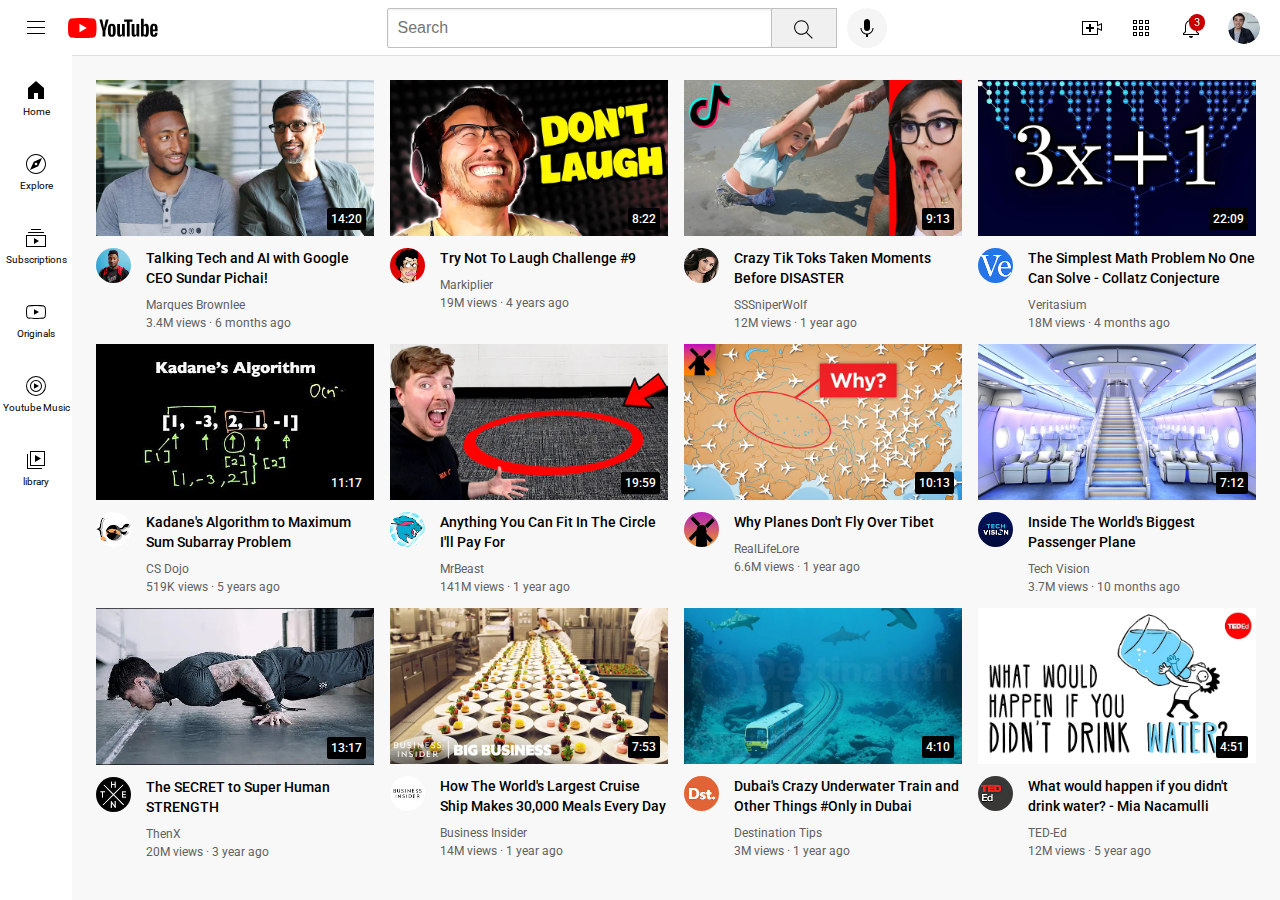
<file: index.html>
<!DOCTYPE html>
<html>
    <head>
        <title>Youtube.com Clone</title>

        <link rel="preconnect" href="https://fonts.googleapis.com">
        <link rel="preconnect" href="https://fonts.gstatic.com" crossorigin>
        <link href="https://fonts.googleapis.com/css2?family=Roboto:ital,wdth,wght@0,75..100,100..900;1,75..100,100..900&display=swap" rel="stylesheet">

        <link rel="stylesheet" href="styles/general.css">
        <link rel="stylesheet" href="styles/header.css">
        <link rel="stylesheet" href="styles/video.css">
        <link rel="stylesheet" href="styles/sidebar.css">
    </head>
    <body>
        <div class="header">
            <div class="left-section">
                <img class="hamberger-menu" src="icons/hamburger-menu.svg">
                <img class="youtube-logo" src="icons/youtube-logo.svg">
            </div>
            <div class="middle-section">
                <input class="search-bar" type="text" placeholder="Search">
                <button class="search-button">
                    <img class="search-icons" src="icons/search.svg">
                    <div class="tooltip">Search</div>
                </button>
                <button class="voice-search-button">
                    <img class="voice-search-icon" src="icons/voice-search-icon.svg">
                    <div class="tooltip">Search whith your voice</div>
                </button>
            </div>
            <div class="right-section">
                <div class="upload-icon-container">
                    <img class="upload-icon" src="icons/upload.svg">
                    <div class="tooltip">Create</div>
                </div>
                <Div class="youtube-apps-icon-container">
                    <img class="youtube-apps-icon" src="icons/youtube-apps.svg">
                    <div class="tooltip">Youtube apps</div>
                </Div>
                
                <div class="notification-icon-container">
                    <div class="notifications-icon-container">
                        <img class="notifications-icon" src="icons/notifications.svg">
                        <div class="tooltip">Notifications</div>
                    </div>
                    <div class="notifications-count">3</div>
                </div>
                <img class="current-user-picture" src="channel-pictures/my-channel.jpeg">
            </div>
        </div>

        <div class="sidebar">
            <div class="sidebar-link">
                <img src="icons/home.svg">
                <div>Home</div>
            </div>
            <div class="sidebar-link">
                <img src="icons/explore.svg">
                <div>Explore</div>
            </div>
            <div class="sidebar-link">
                <img src="icons/subscriptions.svg">
                <div>Subscriptions</div>
            </div>
            <div class="sidebar-link">
                <img src="icons/originals.svg">
                <div>Originals</div>
            </div>
            <div class="sidebar-link">
                <img src="icons/youtube-music.svg">
                <div>Youtube Music</div>
            </div>
            <div class="sidebar-link">
                <img src="icons/library.svg">
                <div>library</div>
            </div>
        </div>

        <div class="video-grid">
            <div class="video-preview">
                <div class="thumbnail-row">
                    <a href="https://www.youtube.com/watch?v=n2RNcPRtAiY" target="_blank" class="video-title-link">
                        <img class="thumbnail" src="thumbnails/thumbnail-1.webp">
                    </a>
                    <div class="video-time">14:20</div>
                </div>
                <div class="video-info-grid">
                    <div class="channel-picture">
                        <a href="https://www.youtube.com/c/mkbhd" target="_blank">
                            <img class="profile-picture" src="channel-pictures/channel-1.jpeg">
                        </a>
                    </div>
                    <div class="video-info">
                        <a href="https://www.youtube.com/watch?v=n2RNcPRtAiY" target="_blank" class="video-title-link">
                            <p class="video-title">
                                Talking Tech and AI with Google CEO Sundar Pichai!
                            </p>
                        </a>
                        <P class="video-author">
                            Marques Brownlee
                        </P>
                        <p class="video-stats">
                            3.4M views &#183; 6 months ago
                        </p>
                    </div>
                </div>
            </div>
    
            <div class="video-preview">
                <div class="thumbnail-row">
                    <a href="https://www.youtube.com/watch?v=mP0RAo9SKZk" target="_blank" class="video-title-link">
                        <img class="thumbnail" src="thumbnails/thumbnail-2.webp">
                    </a>
                    <div class="video-time">8:22</div>
                </div>
                <div class="video-info-grid">
                    <div class="channel-picture">
                        <a href="https://www.youtube.com/c/markiplier" target="_blank">
                            <img class="profile-picture" src="channel-pictures/channel-2.jpeg">
                        </a>
                    </div>
                    <div class="video-info">
                        <a href="https://www.youtube.com/watch?v=mP0RAo9SKZk" target="_blank" class="video-title-link">
                            <p class="video-title">
                                Try Not To Laugh Challenge #9
                            </p>
                        </a>
                        <P class="video-author">
                            Markiplier
                        </P>
                        <p class="video-stats">
                            19M views &#183; 4 years ago
                        </p>
                    </div>
                </div>  
            </div>
    
            <div class="video-preview">
                <div class="thumbnail-row">
                    <a href="https://www.youtube.com/watch?v=FgjPQQeTh1w" target="_blank" class="video-title-link">
                        <img class="thumbnail" src="thumbnails/thumbnail-3.webp">
                    </a>
                    <div class="video-time">9:13</div>
                </div>
                <div class="video-info-grid">
                    <div class="channel-picture">
                        <a href="https://www.youtube.com/user/SSSniperWolf" target="_blank">
                            <img class="profile-picture" src="channel-pictures/channel-3.jpeg">
                        </a>
                    </div>
                    <div class="video-info">
                        <a href="https://www.youtube.com/watch?v=FgjPQQeTh1w" target="_blank" class="video-title-link">
                            <p class="video-title">
                            Crazy Tik Toks Taken Moments Before DISASTER
                            </p>
                        </a>
                        <P class="video-author">
                            SSSniperWolf
                        </P>
                        <p class="video-stats">
                            12M views &#183; 1 year ago
                        </p>
                    </div>
                </div>
            </div>
    
            <div class="video-preview">
                <div class="thumbnail-row">
                    <a href="https://www.youtube.com/watch?v=094y1Z2wpJg" target="_blank" class="video-title-link">
                        <img class="thumbnail" src="thumbnails/thumbnail-4.webp">
                    </a>
                    <div class="video-time">22:09</div>
                </div>
                <div class="video-info-grid">
                    <div class="channel-picture">
                        <a href="https://www.youtube.com/c/veritasium" target="_blank">
                            <img class="profile-picture" src="channel-pictures/channel-4.jpeg">                        
                        </a>
                    </div>
                    <div class="video-info">
                        <a href="https://www.youtube.com/watch?v=094y1Z2wpJg" target="_blank" class="video-title-link">
                            <p class="video-title">
                                The Simplest Math Problem No One Can Solve - Collatz Conjecture
                            </p>
                        </a>
                        <P class="video-author">
                            Veritasium
                        </P>
                        <p class="video-stats">
                            18M views &#183; 4 months ago
                        </p>
                    </div>
                </div>  
            </div>
    
            <div class="video-preview">
                <div class="thumbnail-row">
                    <a href="https://www.youtube.com/watch?v=86CQq3pKSUw" target="_blank" class="video-title-link">
                        <img class="thumbnail" src="thumbnails/thumbnail-5.webp">
                    </a>
                    <div class="video-time">11:17</div>
                </div>
                <div class="video-info-grid">
                    <div class="channel-picture">
                        <a href="https://www.youtube.com/c/CSDojo" target="_blank">
                            <img class="profile-picture" src="channel-pictures/channel-5.jpeg">
                        </a>
                    </div>
                    <div class="video-info">
                        <a href="https://www.youtube.com/watch?v=86CQq3pKSUw" target="_blank" class="video-title-link">
                            <p class="video-title">
                                Kadane's Algorithm to Maximum Sum Subarray Problem
                            </p>
                        </a>
                        <P class="video-author">
                            CS Dojo
                        </P>
                        <p class="video-stats">
                            519K views &#183; 5 years ago
                        </p>
                    </div>
                </div>
            </div>
    
            <div class="video-preview">
                <div class="thumbnail-row">
                    <a href="https://www.youtube.com/watch?v=yXWw0_UfSFg" target="_blank" class="video-title-link">
                        <img class="thumbnail" src="thumbnails/thumbnail-6.webp">
                    </a>
                    <div class="video-time">19:59</div>
                </div>
                <div class="video-info-grid">
                    <div class="channel-picture">
                        <a href="https://www.youtube.com/channel/UCX6OQ3DkcsbYNE6H8uQQuVA" target="_blank">
                            <img class="profile-picture" src="channel-pictures/channel-6.jpeg">
                        </a>
                    </div>
                    <div class="video-info">
                        <a href="https://www.youtube.com/watch?v=yXWw0_UfSFg" target="_blank" class="video-title-link">
                            <p class="video-title">
                                Anything You Can Fit In The Circle I&#39;ll Pay For
                            </p>
                        </a>
                        <P class="video-author">
                            MrBeast
                        </P>
                        <p class="video-stats">
                            141M views &#183; 1 year ago
                        </p>
                    </div>
                </div>  
            </div>

            <div class="video-preview">
                <div class="thumbnail-row">
                    <a href="https://www.youtube.com/watch?v=fNVa1qMbF9Y" target="_blank" class="video-title-link">
                        <img class="thumbnail" src="thumbnails/thumbnail-7.webp">
                    </a>
                    <div class="video-time">10:13</div>
                </div>
                <div class="video-info-grid">
                    <div class="channel-picture">
                            <a href="https://www.youtube.com/channel/UCP5tjEmvPItGyLhmjdwP7Ww" target="_blank"></a>
                            <img class="profile-picture" src="channel-pictures/channel-7.jpeg">
                    </div>
                    <div class="video-info">
                        <a href="https://www.youtube.com/watch?v=fNVa1qMbF9Y" target="_blank" class="video-title-link">
                            <p class="video-title">
                                Why Planes Don't Fly Over Tibet
                            </p>
                        </a>
                        <P class="video-author">
                            RealLifeLore
                        </P>
                        <p class="video-stats">
                            6.6M views &#183; 1 year ago
                        </p>
                    </div>
                </div>  
            </div>

            <div class="video-preview">
                <div class="thumbnail-row">
                    <a href="https://www.youtube.com/watch?v=lFm4EM1juls" target="_blank" class="video-title-link">
                        <img class="thumbnail" src="thumbnails/thumbnail-8.webp">
                    </a>
                    <div class="video-time">7:12</div>
                </div>
                <div class="video-info-grid">
                    <div class="channel-picture">
                        <a href="https://www.youtube.com/channel/UCHAK6CyegY22Zj2GWrcaIxg" target="_blank">
                            <img class="profile-picture" src="channel-pictures/channel-8.jpeg">
                        </a>
                    </div>
                    <div class="video-info">
                        <a href="https://www.youtube.com/watch?v=lFm4EM1juls" target="_blank" class="video-title-link">
                            <p class="video-title">
                                Inside The World's Biggest Passenger Plane
                            </p>
                        </a>
                        <P class="video-author">
                            Tech Vision
                        </P>
                        <p class="video-stats">
                            3.7M views &#183; 10 months ago
                        </p>
                    </div>
                </div>  
            </div>

            <div class="video-preview">
                <div class="thumbnail-row">
                    <a href="https://www.youtube.com/watch?v=ixmxOlcrlUc" target="_blank" class="video-title-link">
                        <img class="thumbnail" src="thumbnails/thumbnail-9.webp">
                    </a>
                    <div class="video-time">13:17</div>
                </div>
                <div class="video-info-grid">
                    <div class="channel-picture">
                        <a href="https://www.youtube.com/c/OFFICIALTHENXSTUDIOS" target="_blank">
                            <img class="profile-picture" src="channel-pictures/channel-9.jpeg">
                        </a>
                    </div>
                    <div class="video-info">
                        <a href="https://www.youtube.com/watch?v=ixmxOlcrlUc" target="_blank" class="video-title-link">
                            <p class="video-title">
                                The SECRET to Super Human STRENGTH
                            </p>
                        </a>
                        <P class="video-author">
                            ThenX
                        </P>
                        <p class="video-stats">
                            20M views &#183; 3 year ago
                        </p>
                    </div>
                </div>  
            </div>

            <div class="video-preview">
                <div class="thumbnail-row">
                    <a href="https://www.youtube.com/watch?v=R2vXbFp5C9o" target="_blank" class="video-title-link">
                        <img class="thumbnail" src="thumbnails/thumbnail-10.webp">
                    </a>
                    <div class="video-time">7:53</div>
                </div>
                <div class="video-info-grid">
                    <div class="channel-picture">
                        <a href="https://www.youtube.com/user/businessinsider" target="_blank">
                            <img class="profile-picture" src="channel-pictures/channel-10.jpeg">
                        </a>
                    </div>
                    <div class="video-info">
                        <a href="https://www.youtube.com/watch?v=R2vXbFp5C9o" target="_blank" class="video-title-link">
                            <p class="video-title">
                                How The World's Largest Cruise Ship Makes 30,000 Meals Every Day
                            </p>
                        </a>
                        <P class="video-author">
                            Business Insider
                        </P>
                        <p class="video-stats">
                            14M views &#183; 1 year ago
                        </p>
                    </div>
                </div>  
            </div>

            <div class="video-preview">
                <div class="thumbnail-row">
                    <a href="https://www.youtube.com/watch?v=0nZuYyXET3s" target="_blank" class="video-title-link">
                        <img class="thumbnail" src="thumbnails/thumbnail-11.webp">
                    </a>
                    <div class="video-time">4:10</div>
                </div>
                <div class="video-info-grid">
                    <div class="channel-picture">
                        <a href="https://www.youtube.com/c/Destinationtips" target="_blank">
                            <img class="profile-picture" src="channel-pictures/channel-11.jpeg">
                        </a>
                    </div>
                    <div class="video-info">
                        <a href="https://www.youtube.com/watch?v=0nZuYyXET3s" target="_blank" class="video-title-link">
                            <p class="video-title">
                                Dubai's Crazy Underwater Train and Other Things #Only in Dubai
                            </p>
                        </a>
                        <P class="video-author">
                            Destination Tips
                        </P>
                        <p class="video-stats">
                            3M views &#183; 1 year ago
                        </p>
                    </div>
                </div>  
            </div>

            <div class="video-preview">
                <div class="thumbnail-row">
                    <a href="https://www.youtube.com/watch?v=9iMGFqMmUFs" target="_blank" class="video-title-link">
                        <img class="thumbnail" src="thumbnails/thumbnail-12.webp">
                    </a>
                    <div class="video-time">4:51</div>
                </div>
                <div class="video-info-grid">
                    <div class="channel-picture">
                        <a href="https://www.youtube.com/teded" target="_blank">
                            <img class="profile-picture" src="channel-pictures/channel-12.jpeg">
                        </a>
                    </div>
                    <div class="video-info">
                        <a href="https://www.youtube.com/watch?v=9iMGFqMmUFs" target="_blank" class="video-title-link">
                            <p class="video-title">
                                What would happen if you didn&#39;t drink water? - Mia Nacamulli
                            </p>
                        </a>
                        <P class="video-author">
                            TED-Ed
                        </P>
                        <p class="video-stats">
                            12M views &#183; 5 year ago
                        </p>
                    </div>
                </div>  
            </div>
        </div>
    </body>
</html>
</file>
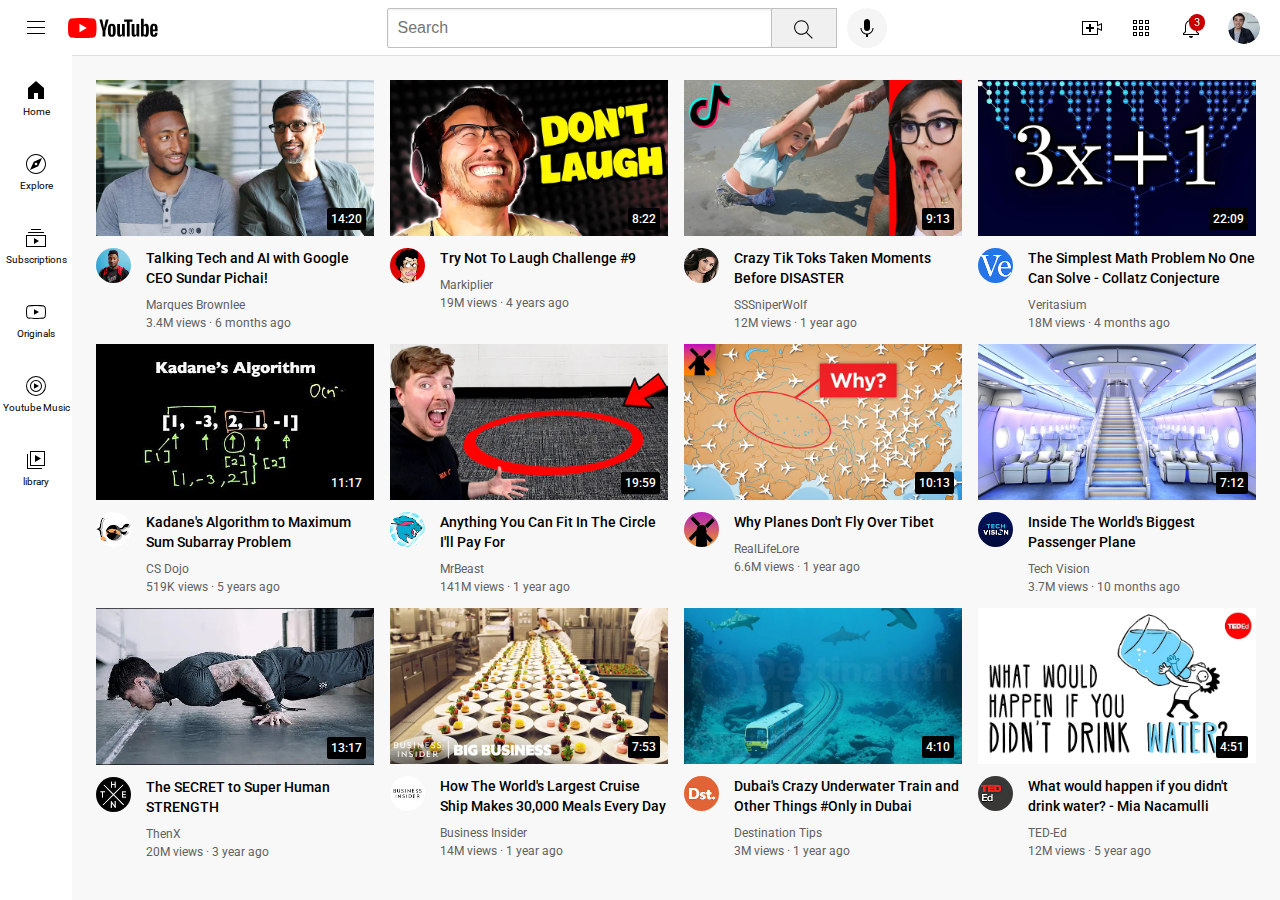
<file: youtube.html>
<!DOCTYPE html>
<html>
    <head>
        <title>Youtube.com Clone</title>

        <link rel="preconnect" href="https://fonts.googleapis.com">
        <link rel="preconnect" href="https://fonts.gstatic.com" crossorigin>
        <link href="https://fonts.googleapis.com/css2?family=Roboto:ital,wdth,wght@0,75..100,100..900;1,75..100,100..900&display=swap" rel="stylesheet">

        <link rel="stylesheet" href="styles/general.css">
        <link rel="stylesheet" href="styles/header.css">
        <link rel="stylesheet" href="styles/video.css">
        <link rel="stylesheet" href="styles/sidebar.css">
    </head>
    <body>
        <div class="header">
            <div class="left-section">
                <img class="hamberger-menu" src="icons/hamburger-menu.svg">
                <img class="youtube-logo" src="icons/youtube-logo.svg">
            </div>
            <div class="middle-section">
                <input class="search-bar" type="text" placeholder="Search">
                <button class="search-button">
                    <img class="search-icons" src="icons/search.svg">
                    <div class="tooltip">Search</div>
                </button>
                <button class="voice-search-button">
                    <img class="voice-search-icon" src="icons/voice-search-icon.svg">
                    <div class="tooltip">Search whith your voice</div>
                </button>
            </div>
            <div class="right-section">
                <div class="upload-icon-container">
                    <img class="upload-icon" src="icons/upload.svg">
                    <div class="tooltip">Create</div>
                </div>
                <Div class="youtube-apps-icon-container">
                    <img class="youtube-apps-icon" src="icons/youtube-apps.svg">
                    <div class="tooltip">Youtube apps</div>
                </Div>
                
                <div class="notification-icon-container">
                    <div class="notifications-icon-container">
                        <img class="notifications-icon" src="icons/notifications.svg">
                        <div class="tooltip">Notifications</div>
                    </div>
                    <div class="notifications-count">3</div>
                </div>
                <img class="current-user-picture" src="channel-pictures/my-channel.jpeg">
            </div>
        </div>

        <div class="sidebar">
            <div class="sidebar-link">
                <img src="icons/home.svg">
                <div>Home</div>
            </div>
            <div class="sidebar-link">
                <img src="icons/explore.svg">
                <div>Explore</div>
            </div>
            <div class="sidebar-link">
                <img src="icons/subscriptions.svg">
                <div>Subscriptions</div>
            </div>
            <div class="sidebar-link">
                <img src="icons/originals.svg">
                <div>Originals</div>
            </div>
            <div class="sidebar-link">
                <img src="icons/youtube-music.svg">
                <div>Youtube Music</div>
            </div>
            <div class="sidebar-link">
                <img src="icons/library.svg">
                <div>library</div>
            </div>
        </div>

        <div class="video-grid">
            <div class="video-preview">
                <div class="thumbnail-row">
                    <a href="https://www.youtube.com/watch?v=n2RNcPRtAiY" target="_blank" class="video-title-link">
                        <img class="thumbnail" src="thumbnails/thumbnail-1.webp">
                    </a>
                    <div class="video-time">14:20</div>
                </div>
                <div class="video-info-grid">
                    <div class="channel-picture">
                        <a href="https://www.youtube.com/c/mkbhd" target="_blank">
                            <img class="profile-picture" src="channel-pictures/channel-1.jpeg">
                        </a>
                    </div>
                    <div class="video-info">
                        <a href="https://www.youtube.com/watch?v=n2RNcPRtAiY" target="_blank" class="video-title-link">
                            <p class="video-title">
                                Talking Tech and AI with Google CEO Sundar Pichai!
                            </p>
                        </a>
                        <P class="video-author">
                            Marques Brownlee
                        </P>
                        <p class="video-stats">
                            3.4M views &#183; 6 months ago
                        </p>
                    </div>
                </div>
            </div>
    
            <div class="video-preview">
                <div class="thumbnail-row">
                    <a href="https://www.youtube.com/watch?v=mP0RAo9SKZk" target="_blank" class="video-title-link">
                        <img class="thumbnail" src="thumbnails/thumbnail-2.webp">
                    </a>
                    <div class="video-time">8:22</div>
                </div>
                <div class="video-info-grid">
                    <div class="channel-picture">
                        <a href="https://www.youtube.com/c/markiplier" target="_blank">
                            <img class="profile-picture" src="channel-pictures/channel-2.jpeg">
                        </a>
                    </div>
                    <div class="video-info">
                        <a href="https://www.youtube.com/watch?v=mP0RAo9SKZk" target="_blank" class="video-title-link">
                            <p class="video-title">
                                Try Not To Laugh Challenge #9
                            </p>
                        </a>
                        <P class="video-author">
                            Markiplier
                        </P>
                        <p class="video-stats">
                            19M views &#183; 4 years ago
                        </p>
                    </div>
                </div>  
            </div>
    
            <div class="video-preview">
                <div class="thumbnail-row">
                    <a href="https://www.youtube.com/watch?v=FgjPQQeTh1w" target="_blank" class="video-title-link">
                        <img class="thumbnail" src="thumbnails/thumbnail-3.webp">
                    </a>
                    <div class="video-time">9:13</div>
                </div>
                <div class="video-info-grid">
                    <div class="channel-picture">
                        <a href="https://www.youtube.com/user/SSSniperWolf" target="_blank">
                            <img class="profile-picture" src="channel-pictures/channel-3.jpeg">
                        </a>
                    </div>
                    <div class="video-info">
                        <a href="https://www.youtube.com/watch?v=FgjPQQeTh1w" target="_blank" class="video-title-link">
                            <p class="video-title">
                            Crazy Tik Toks Taken Moments Before DISASTER
                            </p>
                        </a>
                        <P class="video-author">
                            SSSniperWolf
                        </P>
                        <p class="video-stats">
                            12M views &#183; 1 year ago
                        </p>
                    </div>
                </div>
            </div>
    
            <div class="video-preview">
                <div class="thumbnail-row">
                    <a href="https://www.youtube.com/watch?v=094y1Z2wpJg" target="_blank" class="video-title-link">
                        <img class="thumbnail" src="thumbnails/thumbnail-4.webp">
                    </a>
                    <div class="video-time">22:09</div>
                </div>
                <div class="video-info-grid">
                    <div class="channel-picture">
                        <a href="https://www.youtube.com/c/veritasium" target="_blank">
                            <img class="profile-picture" src="channel-pictures/channel-4.jpeg">                        
                        </a>
                    </div>
                    <div class="video-info">
                        <a href="https://www.youtube.com/watch?v=094y1Z2wpJg" target="_blank" class="video-title-link">
                            <p class="video-title">
                                The Simplest Math Problem No One Can Solve - Collatz Conjecture
                            </p>
                        </a>
                        <P class="video-author">
                            Veritasium
                        </P>
                        <p class="video-stats">
                            18M views &#183; 4 months ago
                        </p>
                    </div>
                </div>  
            </div>
    
            <div class="video-preview">
                <div class="thumbnail-row">
                    <a href="https://www.youtube.com/watch?v=86CQq3pKSUw" target="_blank" class="video-title-link">
                        <img class="thumbnail" src="thumbnails/thumbnail-5.webp">
                    </a>
                    <div class="video-time">11:17</div>
                </div>
                <div class="video-info-grid">
                    <div class="channel-picture">
                        <a href="https://www.youtube.com/c/CSDojo" target="_blank">
                            <img class="profile-picture" src="channel-pictures/channel-5.jpeg">
                        </a>
                    </div>
                    <div class="video-info">
                        <a href="https://www.youtube.com/watch?v=86CQq3pKSUw" target="_blank" class="video-title-link">
                            <p class="video-title">
                                Kadane's Algorithm to Maximum Sum Subarray Problem
                            </p>
                        </a>
                        <P class="video-author">
                            CS Dojo
                        </P>
                        <p class="video-stats">
                            519K views &#183; 5 years ago
                        </p>
                    </div>
                </div>
            </div>
    
            <div class="video-preview">
                <div class="thumbnail-row">
                    <a href="https://www.youtube.com/watch?v=yXWw0_UfSFg" target="_blank" class="video-title-link">
                        <img class="thumbnail" src="thumbnails/thumbnail-6.webp">
                    </a>
                    <div class="video-time">19:59</div>
                </div>
                <div class="video-info-grid">
                    <div class="channel-picture">
                        <a href="https://www.youtube.com/channel/UCX6OQ3DkcsbYNE6H8uQQuVA" target="_blank">
                            <img class="profile-picture" src="channel-pictures/channel-6.jpeg">
                        </a>
                    </div>
                    <div class="video-info">
                        <a href="https://www.youtube.com/watch?v=yXWw0_UfSFg" target="_blank" class="video-title-link">
                            <p class="video-title">
                                Anything You Can Fit In The Circle I&#39;ll Pay For
                            </p>
                        </a>
                        <P class="video-author">
                            MrBeast
                        </P>
                        <p class="video-stats">
                            141M views &#183; 1 year ago
                        </p>
                    </div>
                </div>  
            </div>

            <div class="video-preview">
                <div class="thumbnail-row">
                    <a href="https://www.youtube.com/watch?v=fNVa1qMbF9Y" target="_blank" class="video-title-link">
                        <img class="thumbnail" src="thumbnails/thumbnail-7.webp">
                    </a>
                    <div class="video-time">10:13</div>
                </div>
                <div class="video-info-grid">
                    <div class="channel-picture">
                            <a href="https://www.youtube.com/channel/UCP5tjEmvPItGyLhmjdwP7Ww" target="_blank"></a>
                            <img class="profile-picture" src="channel-pictures/channel-7.jpeg">
                    </div>
                    <div class="video-info">
                        <a href="https://www.youtube.com/watch?v=fNVa1qMbF9Y" target="_blank" class="video-title-link">
                            <p class="video-title">
                                Why Planes Don't Fly Over Tibet
                            </p>
                        </a>
                        <P class="video-author">
                            RealLifeLore
                        </P>
                        <p class="video-stats">
                            6.6M views &#183; 1 year ago
                        </p>
                    </div>
                </div>  
            </div>

            <div class="video-preview">
                <div class="thumbnail-row">
                    <a href="https://www.youtube.com/watch?v=lFm4EM1juls" target="_blank" class="video-title-link">
                        <img class="thumbnail" src="thumbnails/thumbnail-8.webp">
                    </a>
                    <div class="video-time">7:12</div>
                </div>
                <div class="video-info-grid">
                    <div class="channel-picture">
                        <a href="https://www.youtube.com/channel/UCHAK6CyegY22Zj2GWrcaIxg" target="_blank">
                            <img class="profile-picture" src="channel-pictures/channel-8.jpeg">
                        </a>
                    </div>
                    <div class="video-info">
                        <a href="https://www.youtube.com/watch?v=lFm4EM1juls" target="_blank" class="video-title-link">
                            <p class="video-title">
                                Inside The World's Biggest Passenger Plane
                            </p>
                        </a>
                        <P class="video-author">
                            Tech Vision
                        </P>
                        <p class="video-stats">
                            3.7M views &#183; 10 months ago
                        </p>
                    </div>
                </div>  
            </div>

            <div class="video-preview">
                <div class="thumbnail-row">
                    <a href="https://www.youtube.com/watch?v=ixmxOlcrlUc" target="_blank" class="video-title-link">
                        <img class="thumbnail" src="thumbnails/thumbnail-9.webp">
                    </a>
                    <div class="video-time">13:17</div>
                </div>
                <div class="video-info-grid">
                    <div class="channel-picture">
                        <a href="https://www.youtube.com/c/OFFICIALTHENXSTUDIOS" target="_blank">
                            <img class="profile-picture" src="channel-pictures/channel-9.jpeg">
                        </a>
                    </div>
                    <div class="video-info">
                        <a href="https://www.youtube.com/watch?v=ixmxOlcrlUc" target="_blank" class="video-title-link">
                            <p class="video-title">
                                The SECRET to Super Human STRENGTH
                            </p>
                        </a>
                        <P class="video-author">
                            ThenX
                        </P>
                        <p class="video-stats">
                            20M views &#183; 3 year ago
                        </p>
                    </div>
                </div>  
            </div>

            <div class="video-preview">
                <div class="thumbnail-row">
                    <a href="https://www.youtube.com/watch?v=R2vXbFp5C9o" target="_blank" class="video-title-link">
                        <img class="thumbnail" src="thumbnails/thumbnail-10.webp">
                    </a>
                    <div class="video-time">7:53</div>
                </div>
                <div class="video-info-grid">
                    <div class="channel-picture">
                        <a href="https://www.youtube.com/user/businessinsider" target="_blank">
                            <img class="profile-picture" src="channel-pictures/channel-10.jpeg">
                        </a>
                    </div>
                    <div class="video-info">
                        <a href="https://www.youtube.com/watch?v=R2vXbFp5C9o" target="_blank" class="video-title-link">
                            <p class="video-title">
                                How The World's Largest Cruise Ship Makes 30,000 Meals Every Day
                            </p>
                        </a>
                        <P class="video-author">
                            Business Insider
                        </P>
                        <p class="video-stats">
                            14M views &#183; 1 year ago
                        </p>
                    </div>
                </div>  
            </div>

            <div class="video-preview">
                <div class="thumbnail-row">
                    <a href="https://www.youtube.com/watch?v=0nZuYyXET3s" target="_blank" class="video-title-link">
                        <img class="thumbnail" src="thumbnails/thumbnail-11.webp">
                    </a>
                    <div class="video-time">4:10</div>
                </div>
                <div class="video-info-grid">
                    <div class="channel-picture">
                        <a href="https://www.youtube.com/c/Destinationtips" target="_blank">
                            <img class="profile-picture" src="channel-pictures/channel-11.jpeg">
                        </a>
                    </div>
                    <div class="video-info">
                        <a href="https://www.youtube.com/watch?v=0nZuYyXET3s" target="_blank" class="video-title-link">
                            <p class="video-title">
                                Dubai's Crazy Underwater Train and Other Things #Only in Dubai
                            </p>
                        </a>
                        <P class="video-author">
                            Destination Tips
                        </P>
                        <p class="video-stats">
                            3M views &#183; 1 year ago
                        </p>
                    </div>
                </div>  
            </div>

            <div class="video-preview">
                <div class="thumbnail-row">
                    <a href="https://www.youtube.com/watch?v=9iMGFqMmUFs" target="_blank" class="video-title-link">
                        <img class="thumbnail" src="thumbnails/thumbnail-12.webp">
                    </a>
                    <div class="video-time">4:51</div>
                </div>
                <div class="video-info-grid">
                    <div class="channel-picture">
                        <a href="https://www.youtube.com/teded" target="_blank">
                            <img class="profile-picture" src="channel-pictures/channel-12.jpeg">
                        </a>
                    </div>
                    <div class="video-info">
                        <a href="https://www.youtube.com/watch?v=9iMGFqMmUFs" target="_blank" class="video-title-link">
                            <p class="video-title">
                                What would happen if you didn&#39;t drink water? - Mia Nacamulli
                            </p>
                        </a>
                        <P class="video-author">
                            TED-Ed
                        </P>
                        <p class="video-stats">
                            12M views &#183; 5 year ago
                        </p>
                    </div>
                </div>  
            </div>
        </div>
    </body>
</html>
</file>
<file: styles/general.css>
p {
    margin-top: 0;
    margin-bottom: 0;
}

body {
    font-family: Roboto, arial;
    margin: 0;
    padding-top: 80px;
    padding-left: 96px;
    padding-right: 24px;
    background-color: rgb(248, 248, 248);
}
</file>
<file: styles/header.css>
.header {
    height: 55px;
    display: flex;
    flex-direction: row;
    justify-content: space-between;

    position: fixed;
    top: 0;
    left:0;
    right: 0;
    z-index: 100;
    

    background-color: white;
    border-bottom-width: 1px;
    border-bottom-style: solid;
    border-bottom-color: rgb(223, 223, 223);
}

.left-section {
    display: flex;
    align-items: center;
}

.hamberger-menu {
    height: 24px;
    margin-left: 24px;
    margin-right: 20px;
}

.youtube-logo {
    height: 20px;
}

.middle-section {
    flex: 1;
    margin-left: 70px;
    margin-right: 35px;
    max-width: 500px;
    display: flex;
    align-items: center;
}

.search-bar {
    flex: 1;
    height: 36px;
    padding-left: 10px;
    font-size: 16px;
    border: 1px solid rgb(192, 192, 192);
    border-radius: 2px;
    box-shadow: inset 1px 2px 2px rgba(0, 0, 0, 0.05);
    width: 0;
}

.search-bar::placeholder {
    font-size: 16px;
}

.search-button {
    height: 40px;
    width: 66px;
    background-color: rgb(240, 240, 240);
    border-width: 1px;
    border-style: solid;
    border-color: rgb(192, 192, 192);
    margin-left: -1px;
    margin-right: 10px;

    
}

.search-button,
.voice-search-button,
.upload-icon-container,
.youtube-apps-icon-container,
.notifications-icon-container {
    position: relative;
    display: flex;
    justify-content: center;
    align-items: center;
}

.search-button .tooltip,
.voice-search-button .tooltip,
.upload-icon-container .tooltip,
.youtube-apps-icon-container .tooltip,
.notifications-icon-container .tooltip {
    position: absolute;
    background-color: gray;
    color: white;
    padding-top: 4px;
    padding-bottom: 4px;
    padding-right: 9px;
    padding-left: 8px;
    border-radius: 2px;
    font-size: 12px;
    bottom: -30px;
    opacity: 0;
    transition: opacity 0.15s;
    pointer-events: none;
    white-space: nowrap;
}

.search-button:hover .tooltip,
.voice-search-button:hover .tooltip,
.upload-icon-container:hover .tooltip,
.youtube-apps-icon-container:hover .tooltip,
.notifications-icon-container:hover .tooltip {
    opacity: 1;
}

.search-icons {
    height: 25px;
    margin-top: 4px;
}

.voice-search-button {
    height: 40px;
    width: 40px;
    border-radius: 20px;
    border: none;
    background-color: rgb(245, 245, 245);

}

.voice-search-icon {
    height: 24px;
}

.right-section {
    width: 180px;
    display: flex;
    align-items: center;
    justify-content: space-between;
    flex-shrink: 0;
    margin-right: 20px;
}

.upload-icon {
    height: 24px;
}
.youtube-apps-icon {
    height: 24px;
}

.notifications-icon {
    height: 24px;
}

.notification-icon-container {
    position: relative;
}

.notifications-count {
    position: absolute;
    top: -2px;
    right: -2px;
    background-color: rgb(200, 0, 0);
    color: white;
    font-size: 11px;
    padding-left: 5px;
    padding-right: 5px;
    padding-top: 2px;
    padding-bottom: 2px;
    border-radius: 10px;
}

.current-user-picture {
    height: 32px;
    border-radius: 16px;
}

.video-title-link {
    text-decoration: none;
    color: black
}
</file>
<file: styles/video.css>
.thumbnail {
    width: 100%;
}

.video-title {
    margin-top: 0;
    margin-bottom: 10px;
    font-size: 14px;
    font-weight: 500;
    line-height: 20px;
}

.video-info-grid {
    display: grid;
    grid-template-columns: 50px 1fr;
}

.profile-picture {
    width: 35px;
    border-radius: 50px;
}

.thumbnail-row {
    margin-bottom: 8px;
    position: relative;
}

.video-author,
.video-stats {
    font-size: 12px;
    color: rgb(96, 96, 96);
}

.video-author {
    margin-bottom: 4px;
}

.video-grid {
    display: grid;
    grid-template-columns: 1fr 1fr 1fr;
    column-gap: 16px;
    row-gap: 14px;
}

@media (max-width: 750px) {
    .video-grid {
        grid-template-columns: 1fr 1fr;
    }
}

@media (min-width: 751px) and (max-width: 999px) {
        .video-grid {
            grid-template-columns: 1fr 1fr 1fr;
        }
}

@media (min-width: 1000px) {
    .video-grid {
        grid-template-columns: 1fr 1fr 1fr 1fr;
    }
}


.video-time {
    font-size: 12px;
    font-weight: 500;
    padding: 4px;
    background-color: black;
    border-radius: 2px;
    color: white;
    position: absolute;
    bottom:10px;
    right: 8px;
}
</file>
<file: styles/sidebar.css>
.sidebar {
    position: fixed;
    left: 0;
    bottom: 0;
    top: 55px;
    background-color: white;
    width: 72px;
    z-index: 200;
    padding-top: 5px;
}

.sidebar-link {
    height: 74px;
    display: flex;
    justify-content: center;
    align-items: center;
    flex-direction: column;
    cursor: pointer;
}

.sidebar-link:hover {
    background-color: rgb(235, 235, 235);
}

.sidebar-link img {
    height: 24px;
    margin-bottom: 4px;
}

.sidebar div {
    font-size: 10px;
}
</file>
